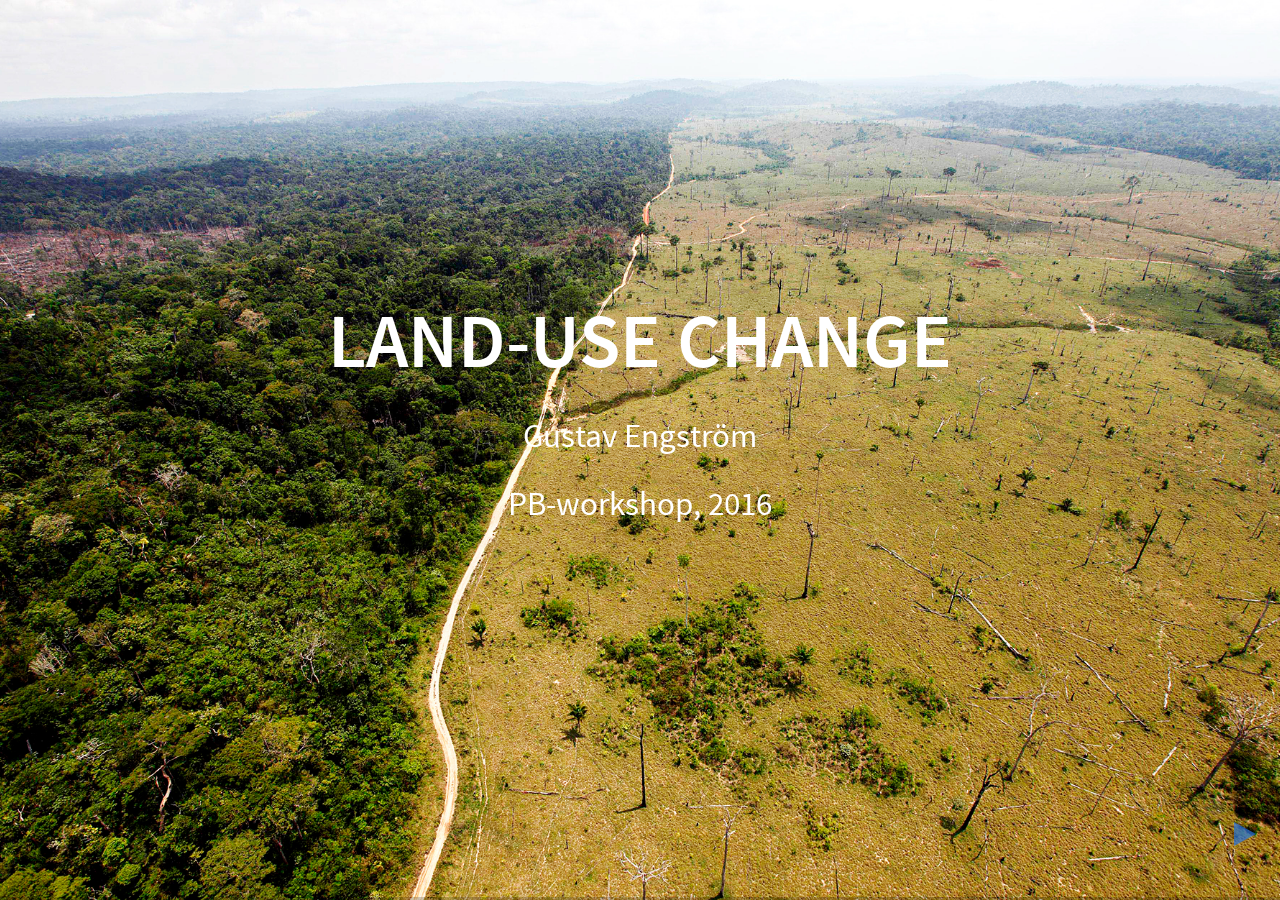
<file: index.html>
<!doctype html>
<html>
	<head>
		<meta charset="utf-8">
            
        <title>Land-use change</title>
        <meta name="description" content="Land-use change for economics researchers">
        <meta name="author" content="Gustav Engström">
        <meta name="apple-mobile-web-app-capable" content="yes">
        <meta name="apple-mobile-web-app-status-bar-style" content="black-translucent">
            
        <meta name="viewport" content="width=device-width, initial-scale=1.0, maximum-scale=1.0, user-scalable=no, minimal-ui">
		<link rel="stylesheet" href="css/reveal.css">

		<!-- Theme used for syntax highlighting of code -->
		<link rel="stylesheet" href="css/theme/whiteGE.css">
            
        <!-- Code syntax highlighting -->
        <!-- Disable >

        <!-->
        
        <!-- Printing and PDF exports -->
        <script>
            var link = document.createElement( 'link' );
            link.rel = 'stylesheet';
            link.type = 'text/css';
            link.href = window.location.search.match( /print-pdf/gi ) ? 'css/print/pdf.css' : 'css/print/paper.css';
            document.getElementsByTagName( 'head' )[0].appendChild( link );
            </script>
        
        <!--Add support for earlier versions of Internet Explorer -->
        <!--[if lt IE 9]>
        <script src="lib/js/html5shiv.js"></script>
        <![endif]-->

		<!-- Printing and PDF exports -->
		<script>
			var link = document.createElement( 'link' );
			link.rel = 'stylesheet';
			link.type = 'text/css';
			link.href = window.location.search.match( /print-pdf/gi ) ? 'css/print/pdf.css' : 'css/print/paper.css';
			document.getElementsByTagName( 'head' )[0].appendChild( link );
		</script>
	</head>
	<body>
		<div class="reveal">
			<div class="slides">

            <!-- Slide contents start here -->

            <!-- My own slide templates -->
            <section id="title" data-transition="fade" data-background="images/landuse.jpg">
                <h2 style="color:white;">
                    Land-use change
                </h2>
                <p style="font-size: 0.7em; color:white;">Gustav Engström</p>
                <p style="font-size: 0.7em; color:white;">PB-workshop, 2016</p>
            </section>
            <section id="title" data-transition="fade">
                <h3 style="color:black;">
                    What is land-use change?
                </h2>
                <img src="images/foley2005.jpg" style="border: none; background: none; box-shadow:none; width:600px;">
                <p style="text-align: left;"><small>Fig. 1. Land-use transitions. Transitions in land-use activities that may be experienced
                within a given region over time. As with demographic and economic transitions, societies
                appear also to follow a sequence of different land-use regimes: from presettlement natural
                vegetation to frontier clearing, then to subsistence agriculture and small-scale farms,
                and finally to intensive agriculture, urban areas, and protected recreational lands (Foley etal 2005). </small></p>
            </section>
            <section>
                    <section id="problem" data-transition="fade">
                    <h3>
                        What is the problem?
                    </h3>
                    <ol class="fragment" data-fragment-index="1">
                        <li>
                            Changes in greenhouse gas emissions from the land (especially CO2) (effects only at global scale)
                        </li>
                        <li>
                            Land-use change often concerns the conversion of forests to croplands (decreases forest ecosystems and services provided).
                        </li>
                        <li>
                            Changes in energy and water balance at land surface (effects at different scales)  </li>
                    </ol>
                    </section>
                    <section id="problem" data-transition="fade-in fade-out">
                        <h4>
                            Land-use and climate change
                        </h4>
                        <img src="images/global-carbon-budget-2014.gif" style="border: none; background: none; box-shadow:none; width:450px;">
                        <img src="images/SourcesandSinks.gif" style="border: none; background: none; box-shadow:none; width:420px;">
                    </section>
            </section>

            <!-- My own slide templates -->
            <section id="" data-transition="slide-in fade-out">
                <h3>
                    Typology of land use and land-use change?
                </h3>
                <h4 style="color:#0052cc;">
                    Two dominant categories
                </h4>
                <ul class="fragment" data-fragment-index="1">
                    <li>
                        <b>Land-use change</b> - conversion of one type of ecosystem to another (e.g. conversion of forest to cropland).
                    </li>
                    <li>
                        <b>Land use</b> - management with no change in land cover  (e.g. harvest of wood).
                    </li>
                </ul>
            </section>
            <!-- My own slide templates -->
            <section id="descrip1" data-transition="fade-in fade-out">
                <h3 style="text-align: left;">
                    Land-use change
                </h3>
                <ul class="fragment" data-fragment-index="1">
                    <li>
                        <b>Croplands</b> - conversion of lands to croplands has been responsible for the largest emissions of carbon from land-use change.
                    </li>
                    <li>
                        <b>Pastures</b> - expansion and contraction of pastures or grazing lands
                    </li>
                </ul>
            </section>
            <section id="model" data-transition="fade">

<div style="position:absolute; top: -60px; left: 140px; width: 300px; height: 80px; text-align: left; font-size: 0.8em;">Land-intensive production</div>
<div style="position:absolute; top: -60px; left: 660px; width: 300px; height: 80px; text-align: left; font-size: 0.8em;">Non land-intensive</div>


<div class="eqbox" style="top: -20px; left: 0px; width: 500px; height: 80px;"><small><b>crops</b><br> $\max p_C H_C(L_C,\Phi, W) - p_L L_C - p_W W - p_{\Phi} \Phi $</small></div>
<div class="eqbox" style="top: 60px;    left: 0px; width: 500px; height: 80px;"><small><b>pasture</b><br> $\max p_G H_G(L_G) - p_L L_G$</small></div>
<div class="eqbox" style="top: 140px;  left: 0px; width: 500px; height: 80px;"><small><b>timber</b><br> $\max p_T H_T(L_T) - p_L L_T$</small></div>
<div class="eqbox" style="top: 220px;  left: 0px; width: 500px; height: 80px;"><small><b>bio-energy</b><br> $\max p_B H_B(L_B) - p_L L_B$</small></div>
<div class="eqbox" style="top: 300px;  left: 0px; width: 500px; height: 80px;"><small><b>market clearing land</b><br> $L = L_C + L_P + L_T + L_B$</small></div>

<div class="eqbox" style="top: -20px; left: 530px; width: 450px;   height: 80px;"><small><b>fertilizers</b><br> $\max p_{\Phi} \Phi (N(X), P) - p_X X - p_P P $</small></div>
<div class="eqbox" style="top: 60px;   left: 530px;  width: 450px;  height: 80px;"><small><b>fossil fuels</b><br> $\max \sum_{t=0}^{\infty} p_{X} X_t, \;\text{s.t.}  \; \sum_{t=0}^{\infty} X_t \leq X_0 $</small></div>
<div class="eqbox" style="top: 140px;  left: 530px;  width: 450px;  height: 80px;"><small><b>phosphorous</b><br> $\max \sum_{t=0}^{\infty} p_{P} P_t, \; \text{s.t.} \; \sum_{t=0}^{\infty} P_t \leq P_0 $</small></div>
<div class="eqbox" style="top: 220px;  left: 530px;  width: 450px;  height: 80px;"><small><b>water</b><br> $\max \sum_{t=0}^{\infty} p_{W} W_t, \; \text{s.t.} \; A_{t+1}  = H_A( A_t) - W_t $</small></div>
<div class="eqbox" style="top: 300px;  left: 530px;   width: 450px; height: 80px;"><small><b>fisheries</b><br> $\max \sum_{t=0}^{\infty} p_{F} F_t, \; \text{s.t.} \; S_{t+1}  = H_S(S_t) - F_t $</small></div>
<div class="eqbox" style="top: 380px;  left: 530px;   width: 450px; height: 80px;"><small><b>energy</b><br> $\max p_E H_E(X, B, R) - p_x X - p_B B -p_R R $</small>
</div>

<div style="position:absolute; top: -20px; left: 1010px; width: 210px; height: 350px; text-align: left; font-size: 0.8em; border-style:solid; border-width:2px;">Definitions<br><small>Bioenergy (B)<br>
                Crops (C)<br> Fishery (harvest) (F)<br> Fishery (stock) (S)<br> Fossil-fuels (X)<br> Nitrogen (N)<br> Phosporous (P)<br> Timber (T) <br> Renewables (R)<br> Fertilizers ($\Phi$)<br>Water (flow) ($W$)<br> Water (reserve) ($A$)<br>
  Production func. ($H_i, \Phi$)<br></small>
                </div>
            </section>

            </div>
            <!-- To end the reconfiguration of an HTML5 <section> element as a slide using CSS. -->
            
        </div>
        <!-- To end the activation of the CSS framework of Reveal.js -->
        
        <!-- Java script commands should be placed at the bottom of an HTML file, to reduce the perceived loading time  -->
        
        <!-- Load head.js, providing a number of utility classses. http://headjs.com/ -->
        <script src="lib/js/head.min.js"></script>
        <!-- Load reveal.js -->
        <script src="js/reveal.js"></script>

        <!-- Import MathJax, to use TeX for mathematic expressions -->
        <script src="https://cdn.mathjax.org/mathjax/latest/MathJax.js?config=TeX-AMS-MML_HTMLorMML"></script>
        <!-- Allow inline math expressions by using $ -->
        <!-- http://tex.stackexchange.com/questions/27633/mathjax-inline-mode-not-rendering -->
        <script type="text/x-mathjax-config">
            MathJax.Hub.Config({
                               tex2jax: {
                               inlineMath: [ ['$','$'], ["\\(","\\)"] ],
                               processEscapes: true
                               }
                               });
        </script>

    <script>
    // Set the options for Reveal.js
    // Full list of configuration options available at:
    // https://github.com/hakimel/reveal.js#configuration
    Reveal.initialize({
                      controls: true, // Disable the navigation arrows on bottom right
                      progress: true,
                      history: true,
                      center: true,
                      rollingLinks: false, // Disable the default rolling links
                      
                      transition: 'slide', // Choose from: none/fade/slide/convex/concave/zoom
                      width: '70%',
                      height: '80%',
                      // Optional reveal.js plugins
                      dependencies: [
                                     { src: 'lib/js/classList.js', condition: function() { return !document.body.classList; } },
                                     { src: 'plugin/markdown/marked.js', condition: function() { return !!document.querySelector( '[data-markdown]' ); } },
                                     { src: 'plugin/markdown/markdown.js', condition: function() { return !!document.querySelector( '[data-markdown]' ); } },
                                     { src: 'plugin/highlight/highlight.js', async: true, callback: function() { hljs.initHighlightingOnLoad(); } },
                                     { src: 'plugin/zoom-js/zoom.js', async: true },
                                     { src: 'plugin/notes/notes.js', async: true }
                                     ]
                      });
                      
    </script>
	</body>
</html>
</file>
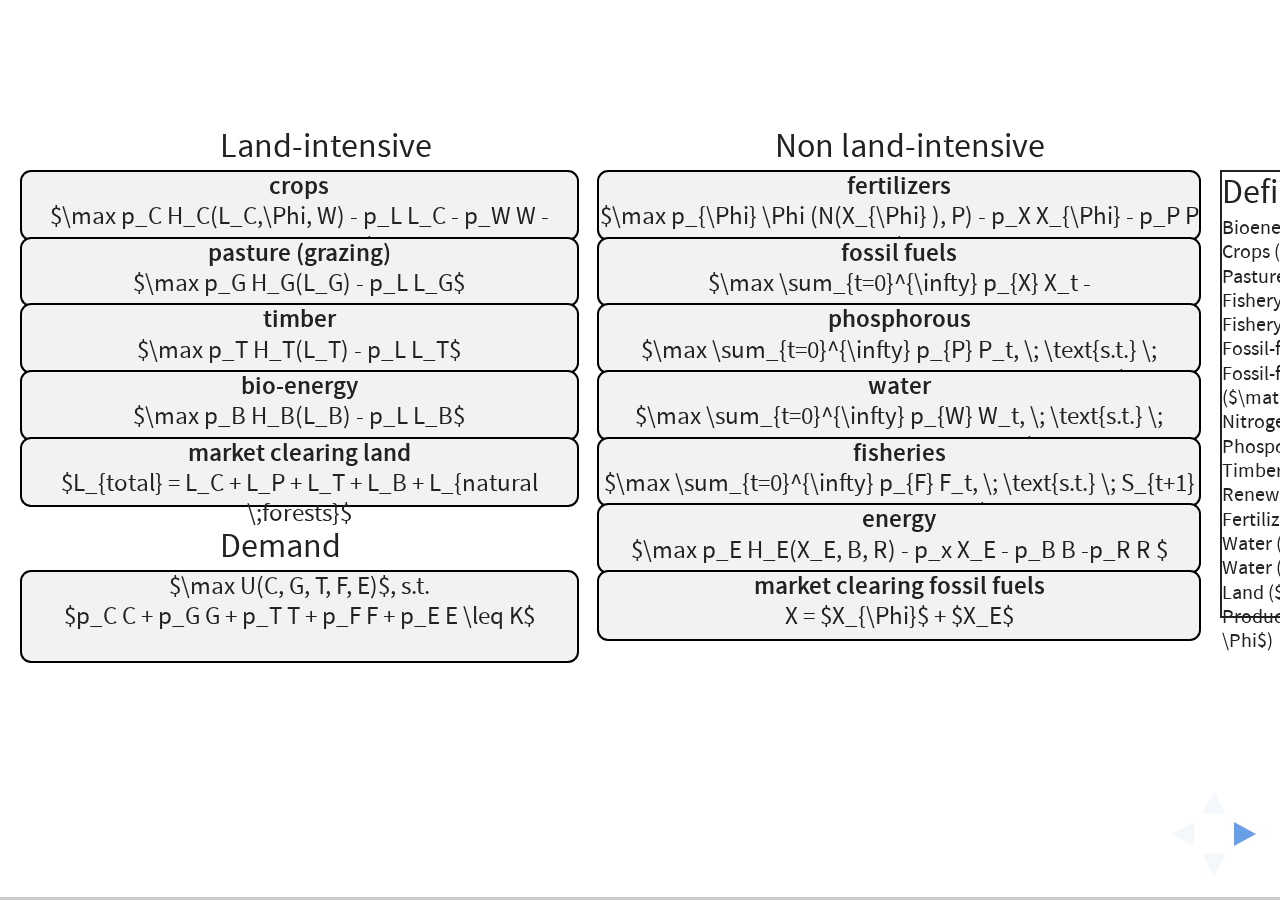
<file: model_framework.html>
<!doctype html>
<html>
	<head>
		<meta charset="utf-8">
            
        <title>Model framework for policy analysis</title>
        <meta name="description" content="Model framework for policy analysis">
        <meta name="author" content="Gustav Engström">
        <meta name="apple-mobile-web-app-capable" content="yes">
        <meta name="apple-mobile-web-app-status-bar-style" content="black-translucent">
            
        <meta name="viewport" content="width=device-width, initial-scale=1.0, maximum-scale=1.0, user-scalable=no, minimal-ui">
		<link rel="stylesheet" href="css/reveal.css">

		<!-- Theme used for syntax highlighting of code -->
		<link rel="stylesheet" href="css/theme/whiteGE.css">
            
        <!-- Code syntax highlighting -->
        <!-- Disable >

        <!-->
        
        <!-- Printing and PDF exports -->
        <script>
            var link = document.createElement( 'link' );
            link.rel = 'stylesheet';
            link.type = 'text/css';
            link.href = window.location.search.match( /print-pdf/gi ) ? 'css/print/pdf.css' : 'css/print/paper.css';
            document.getElementsByTagName( 'head' )[0].appendChild( link );
            </script>
        
        <!--Add support for earlier versions of Internet Explorer -->
        <!--[if lt IE 9]>
        <script src="lib/js/html5shiv.js"></script>
        <![endif]-->

		<!-- Printing and PDF exports -->
		<script>
			var link = document.createElement( 'link' );
			link.rel = 'stylesheet';
			link.type = 'text/css';
			link.href = window.location.search.match( /print-pdf/gi ) ? 'css/print/pdf.css' : 'css/print/paper.css';
			document.getElementsByTagName( 'head' )[0].appendChild( link );
		</script>
	</head>
	<body>
		<div class="reveal">
			<div class="slides">

            <!-- Slide contents start here -->


            <section id="model" data-transition="fade">

<div style="position:absolute; top: -60px; left: 140px; width: 300px; height: 80px; text-align: left; font-size: 0.8em;">Land-intensive production</div>
<div style="position:absolute; top: -60px; left: 640px; width: 300px; height: 80px; text-align: left; font-size: 0.8em;">Non land-intensive</div>


<div class="landbox" style="top: -20px; width: 500px; height: 60px;"><small><b>crops</b><br> $\max p_C H_C(L_C,\Phi, W) - p_L L_C - p_W W - p_{\Phi} \Phi $</small></div>
<div class="landbox" style="top: 40px;  width: 500px; height: 60px;"><small><b>pasture (grazing)</b><br> $\max p_G H_G(L_G) - p_L L_G$</small></div>
<div class="landbox" style="top: 100px;  width: 500px; height: 60px;"><small><b>timber</b><br> $\max p_T H_T(L_T) - p_L L_T$</small></div>
<div class="landbox" style="top: 160px;  width: 500px; height: 60px;"><small><b>bio-energy</b><br> $\max p_B H_B(L_B) - p_L L_B$</small></div>
<div class="landbox" style="top: 220px;  width: 500px; height: 60px;"><small><b>market clearing land</b><br> $L_{total} = L_C + L_P + L_T + L_B + L_{natural \;forests}$</small></div>

<div class="nonlandbox" style="top: -20px; width: 540px;   height: 60px;"><small><b>fertilizers</b><br> $\max p_{\Phi} \Phi (N(X_{\Phi} ), P) - p_X X_{\Phi} - p_P P $</small></div>
<div class="nonlandbox" style="top: 40px; width: 540px;   height: 60px;"><small><b>fossil fuels</b><br> $\max \sum_{t=0}^{\infty} p_{X} X_t - D(X_t,\mathbb{X}_t), \;\text{s.t.}  \; \sum_{t=0}^{\infty} X_t \leq \mathbb{X}_0$</small></div>
<div class="nonlandbox" style="top: 100px;  width: 540px;  height: 60px;"><small><b>phosphorous</b><br> $\max \sum_{t=0}^{\infty} p_{P} P_t, \; \text{s.t.} \; \sum_{t=0}^{\infty} P_t \leq \mathbb{P}_0 $</small></div>
<div class="nonlandbox" style="top: 160px;  width: 540px;  height: 60px;"><small><b>water</b><br> $\max \sum_{t=0}^{\infty} p_{W} W_t, \; \text{s.t.} \; A_{t+1}  = H_A( A_t) - W_t $</small></div>
<div class="nonlandbox" style="top: 220px;  width: 540px; height: 60px;"><small><b>fisheries</b><br> $\max \sum_{t=0}^{\infty} p_{F} F_t, \; \text{s.t.} \; S_{t+1}  = H_S(S_t) - F_t $</small></div>
<div class="nonlandbox" style="top: 280px;  width: 540px; height: 60px;"><small><b>energy</b><br> $\max p_E H_E(X_E, B, R) - p_x X_E - p_B B -p_R R $</small></div>
<div class="nonlandbox" style="top: 340px;  width: 540px; height: 60px;"><small><b>market clearing fossil fuels</b><br>  X = $X_{\Phi}$ + $X_E$ </small></div>

<div style="position:absolute; top: 300px; left: 140px; width: 300px; height: 80px; text-align: left; font-size: 0.8em;">Demand</div>
<div class="landbox" style="top: 340px;  width: 500px; height: 80px;"><small>$\max U(C, G, T,  F, E)$, s.t.  <br>$p_C C + p_G G + p_T T + p_F F + p_E E \leq K$</small></div>


<div style="position:absolute; top: -20px; left: 1040px; width: 210px; height: 400px; text-align: left; font-size: 0.8em; border-style:solid; border-width:2px;">Definitions<br><small>Bioenergy (B)<br>
    Crops (C)<br> Pasture (G)<br> Fishery (harvest) (F)<br> Fishery (stock) (S)<br> Fossil-fuels (X)<br> Fossil-fuel stock ($\mathbb{X}$)<br> Nitrogen (N)<br> Phosporous (P)<br> Timber (T) <br> Renewables (R)<br> Fertilizers ($\Phi$)<br>Water (flow) ($W$)<br> Water (reserve) ($A$)<br> Land ($L$)<br> Production func. ($H_i, \Phi$)<br></small>
    </div>


            </section>
            
            
            <section id="model" data-transition="fade">
                <h4>Question: Implications of a global tax on fossil fuels?</h4>
                <p style="text-align: left;">1. This will raise the gross price of fossil fuels  ( $p_X \uparrow$ )</p>
                <p style="text-align: left;">2. Impacts on the fertilizer and energy sector => $p_{\Phi}\uparrow$ and $p_B \uparrow$.</p>
                <p style="text-align: left;">3. Size of effect will depend upon relative substitutability of fossil fuels in production of fertilizers and energy.  </p>
                <p style="text-align: left;">4. $p_{\Phi}\uparrow$ and $p_B \uparrow$ drive up production costs for crop and biofuels sectors. </p>

                <p style="text-align: left;"><b>Conclusion</b>: There is reason to believe that this would raise the demand of land and increase pressure on deforestation and may increase pressure on the planetary boundary for water... </p>
            </section>
            
            <section id="model" data-transition="fade">
                <h4>Question: REDD policies - allocating land to forests: the implications for CO2 emissions?</h4>

                    <p style="text-align: left;">1. Land for crops and pasture are positive in demand =>   $p_L \uparrow$ </p>
                    <p style="text-align: left;">2. Effects land-intensive sectors => $p_T \uparrow$, $p_B \uparrow$, $p_G \uparrow$. </p>
                    <p style="text-align: left;">3. For crops $p_C \uparrow$ but also water $W \uparrow$ and fertilizers $\Phi \uparrow$.</p>
                    <p style="text-align: left;">4. Fertilizers $\Phi \uparrow$ and bio-energy prices $p_B \uparrow$ => fossil-fuels $X \uparrow$   </p>
         

                <p style="text-align: left;"><b>Conclusion</b>: Restricting land on behalf of forests may raise demand for fossil-fuels, and put pressure
                on the planetary boundaries for water and N and P</p>
            </section>
            
            <section id="model" data-transition="fade">
            <h4>Water regulators often imposes price caps on water...</h4>
            
            <p style="text-align: left;">1. Raises demand for water above efficient levels => pressure on PB for water.</p>
            <p style="text-align: left;">2. This may initially put a downward pressure on fertilizer and land-use while raising crop production and lowering food prices. </p>
            <p style="text-align: left;">3. However, in the long-run water shortage will reverses this process. </p>
            
            
            <p style="text-align: left;"><b>Conclusion</b>: In the short run excessive demand is beneficial for all planetary boundaries with exception of water. In the long-run water shortage will however reverse the process...</p>
            </section>
            
            <section id="model" data-transition="fade">
                <h4>Phosphorous as a finite resource</h4>
                
                <p style="text-align: left;">1. As phosphorous stocks start to become increasingly depleted => $p_{\Phi}\uparrow$</p>
                <p style="text-align: left;">2. This will likely increase the demand for land for agriculture. </p>
                <p style="text-align: left;">3. Increase in CO2 emissions from land-use.</p>
                
                
                <p style="text-align: left;"><b>Conclusion</b>: There is reason to believe that this would raise the demand of land and increase pressure on deforestation and may increase pressure on the planetary boundary for water... </p>
            </section>

            </div>
            <!-- To end the reconfiguration of an HTML5 <section> element as a slide using CSS. -->
            
        </div>
        <!-- To end the activation of the CSS framework of Reveal.js -->
        
        <!-- Java script commands should be placed at the bottom of an HTML file, to reduce the perceived loading time  -->
        
        <!-- Load head.js, providing a number of utility classses. http://headjs.com/ -->
        <script src="lib/js/head.min.js"></script>
        <!-- Load reveal.js -->
        <script src="js/reveal.js"></script>

        <!-- Import MathJax, to use TeX for mathematic expressions -->
        <script src="https://cdn.mathjax.org/mathjax/latest/MathJax.js?config=TeX-AMS-MML_HTMLorMML"></script>
        <!-- Allow inline math expressions by using $ -->
        <!-- http://tex.stackexchange.com/questions/27633/mathjax-inline-mode-not-rendering -->
        <script type="text/x-mathjax-config">
            MathJax.Hub.Config({
                               tex2jax: {
                               inlineMath: [ ['$','$'], ["\\(","\\)"] ],
                               processEscapes: true
                               }
                               });
        </script>

    <script>
    // Set the options for Reveal.js
    // Full list of configuration options available at:
    // https://github.com/hakimel/reveal.js#configuration
    Reveal.initialize({
                      controls: true, // Disable the navigation arrows on bottom right
                      progress: true,
                      history: true,
                      center: true,
                      rollingLinks: false, // Disable the default rolling links
                      
                      transition: 'slide', // Choose from: none/fade/slide/convex/concave/zoom
                      width: '90%',
                      height: '90%',
                      // Optional reveal.js plugins
                      dependencies: [
                                     { src: 'lib/js/classList.js', condition: function() { return !document.body.classList; } },
                                     { src: 'plugin/markdown/marked.js', condition: function() { return !!document.querySelector( '[data-markdown]' ); } },
                                     { src: 'plugin/markdown/markdown.js', condition: function() { return !!document.querySelector( '[data-markdown]' ); } },
                                     { src: 'plugin/highlight/highlight.js', async: true, callback: function() { hljs.initHighlightingOnLoad(); } },
                                     { src: 'plugin/zoom-js/zoom.js', async: true },
                                     { src: 'plugin/notes/notes.js', async: true }
                                     ]
                      });
                      
    </script>
	</body>
</html>
</file>
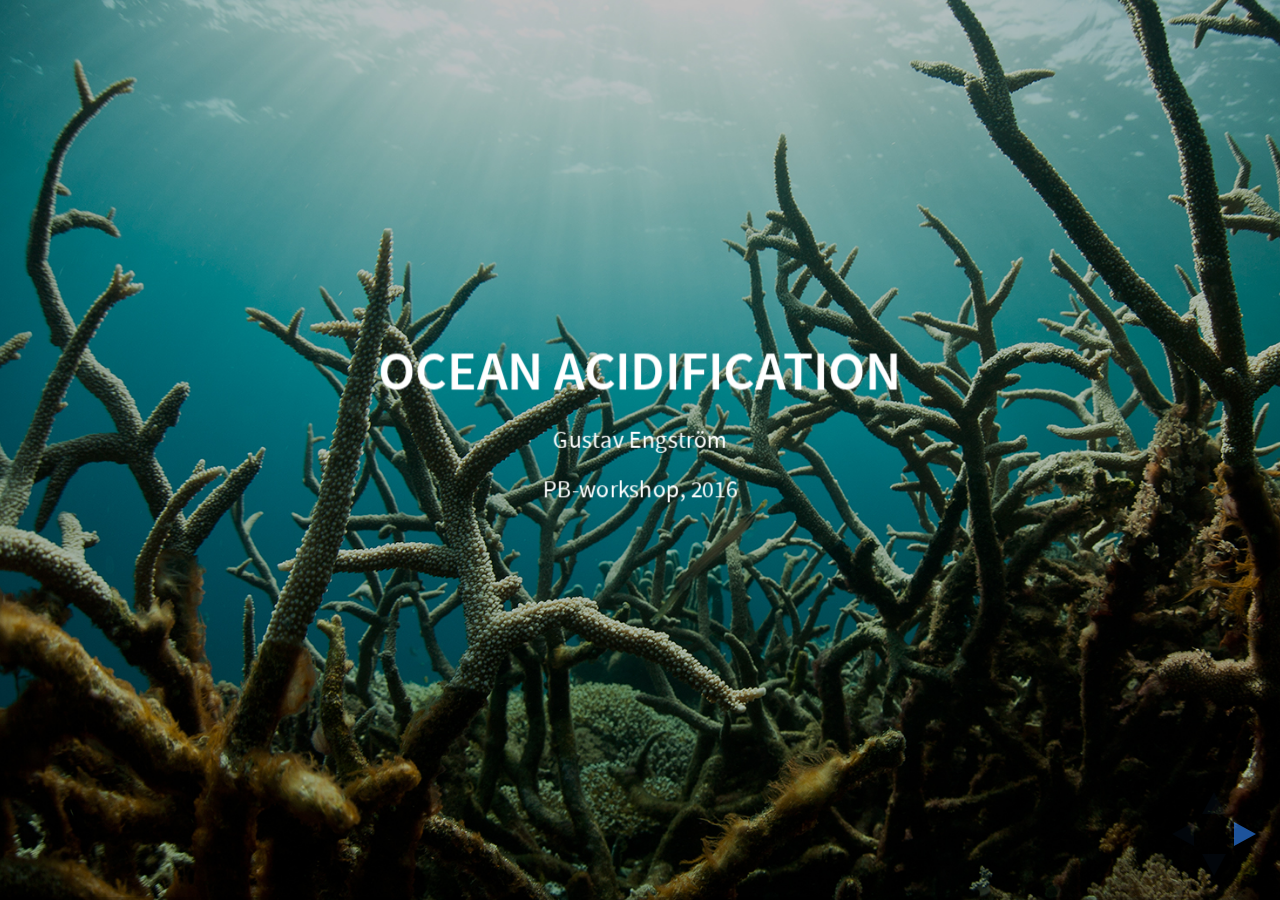
<file: ocean_acidification.html>
<!doctype html>
<html>
	<head>
		<meta charset="utf-8">
            
        <title>Land-use change</title>
        <meta name="description" content="Land-use change for economics researchers">
        <meta name="author" content="Gustav Engström">
        <meta name="apple-mobile-web-app-capable" content="yes">
        <meta name="apple-mobile-web-app-status-bar-style" content="black-translucent">
            
        <meta name="viewport" content="width=device-width, initial-scale=1.0, maximum-scale=1.0, user-scalable=no, minimal-ui">
		<link rel="stylesheet" href="css/reveal.css">

		<!-- Theme used for syntax highlighting of code -->
		<link rel="stylesheet" href="css/theme/whiteGE.css">
            
        <!-- Code syntax highlighting -->
        <!-- Disable >

        <!-->
        
        <!-- Printing and PDF exports -->
        <script>
            var link = document.createElement( 'link' );
            link.rel = 'stylesheet';
            link.type = 'text/css';
            link.href = window.location.search.match( /print-pdf/gi ) ? 'css/print/pdf.css' : 'css/print/paper.css';
            document.getElementsByTagName( 'head' )[0].appendChild( link );
            </script>
        
        <!--Add support for earlier versions of Internet Explorer -->
        <!--[if lt IE 9]>
        <script src="lib/js/html5shiv.js"></script>
        <![endif]-->

		<!-- Printing and PDF exports -->
		<script>
			var link = document.createElement( 'link' );
			link.rel = 'stylesheet';
			link.type = 'text/css';
			link.href = window.location.search.match( /print-pdf/gi ) ? 'css/print/pdf.css' : 'css/print/paper.css';
			document.getElementsByTagName( 'head' )[0].appendChild( link );
		</script>
	</head>
	<body>
		<div class="reveal">
			<div class="slides">

            <!-- Slide contents start here -->

            <!-- My own slide templates -->
            <section id="title" data-transition="fade" data-background="images/stock-coral-bleached-ocean.jpg">
                <h2 style="color:white;">
                    Ocean acidification
                </h2>
                <p style="font-size: 0.7em; color:white;">Gustav Engström</p>
                <p style="font-size: 0.7em; color:white;">PB-workshop, 2016</p>
            </section>
            <section id="title" data-transition="fade">
                <h3 style="color:black;">
                    What is ocean acidification?
                </h3>
                <p>
                <q>"A reduction in the pH of the ocean over an extended period, typically decades or longer, which is caused primarily by uptake of carbon dioxide (CO2) from the atmosphere, but can also be caused by other chemical additions or subtractions from the ocean."</q> - IPCC </p>
                <!-- <p>“Acidity” is the concentration of hydrogen ions (H+) in a liquid, and pH is the scale on which this concentration is generally measured.</p> -->
            </section>
            <section id="title" data-transition="fade">
                <h3 style="color:black;">
                    Current state and future projections...
                </h3>
                <table>
                    <tr>
                        <td style="width: 60%; vertical-align: top;">- Average global surface ocean pH has fallen from a pre-industrial value of 8.21 to 8.10, corresponding to an increase in acidity of 28.8%. <br>
                            - Values of 7.8–7.9 are expected by 2100. <br>
                            - Current rates are 10 times faster than any time during the last 55 milj. years.                   </td>
                        <td><img src="images/ph_scale.jpg" width="400"></td>
                    </tr>
                </table>
            </section>
            
            <section>
                    <section id="problem" data-transition="fade">
                    <h3>
                        What is the problem?
                    </h3>
                    <ol style="width: 90%;">
                        <li class="fragment" data-fragment-index="1">
                            Many marine organisms are very sensitive to changes in ocean CO2 chemistry—especially those biota that use carbonate ions dissolved in the seawater to form protective calcium carbonate shells or skeletal structures.
                        </li>
                        <li class="fragment" data-fragment-index="2">
                            As ocean acidity increases, its capacity to absorb CO2 from the atmosphere decreases. This decreases the ocean’s role in moderating climate change.
                        </li>
                    </ol>
                    </section>

                    <section id="problem" data-transition="fade">
                        <img src="images/ocean_chemistry.jpg" style="width: 850px; padding: 0px; margin-top: 50px; margin-bottom: 0px;">
                        <small style="text-align: left; position:absolute; top: 65px; left: 1120px; width: 220px;">Excess carbon dioxide enters the ocean and reacts with water to form carbonic acid, which decreases ocean pH, and lowers carbonate ion concentrations. Organisms such as corals, clams, oysters, and some plankton use carbonate ions to create their shells and skeletons. </small>
                    </section>
            </section>



            <section>
                <!--
                <section id="state" data-transition="slide-in fade-out">
                    <h3>
                        Current state and future projections...
                    </h3>
                    <p style="text-align: left;">Since pre-industrial times, the pH of the oceans has dropped from an average of 8.2 to 8.1 today.</p>
                    <p style="text-align: left;">Projections of climate change estimate that by the year 2100, this number will drop further, to around 7.8 — significantly lower than any levels seen in open ocean marine communities today.</p>
                </section>
                 -->
                <section id="state" data-transition="slide-in fade-out">
                    <img src="images/oa1.png" style="width: 600px; padding: 0px; margin-top: 50px; margin-bottom: 0px; border-width: 1px; position:relative; top: -100px; left: 0px;">
                    <img src="images/oa2.png" style="width: 600px; padding: 0px; margin-top: 50px; margin-bottom: 0px; border-width: 1px; position: relative; top: -100px; left: 0px;">
                </section>
                
                <section id="state" data-transition="slide-in fade-out">
                    <img src="images/oa_impacts.png" style="position: relative; top:-90px; width: 670px;">
                </section>
                <section id="state" data-transition="slide-in fade-out">
                    <h3>
                        IGBP (2013) assessment of impact knowledge
                    </h3>
                    <ul>
                        <li> Molluscs (such as mussels, marine snails and oysters) are one of the groups most sensitive to ocean acidification.   [HIGH CONFIDENCE] </li>
                        <li>Marine snails are already dissolving.  [MEDIUM CONFIDENCE] </li>
                        <li>If CO2 emissions continue on the current trajectory, coral reef erosion is likely to outpace reef building sometime this century [HIGH CONFIDENCE]</li>
                        <li> Some sea grass and phytoplankton species may benefit from ocean acidification [HIGH CONFIDENCE] </li>
                        <li>The combination of ocean acidification and increased temperatures negatively affects many organisms [HIGH CONFIDENCE]</li>
                    </ul>
                </section>
            </section>






            <section>
                <section id="pb" data-transition="slide-in fade-out">
                    <h3 style="text-align: left;">
                        Planetary boundary...
                    </h3>
                    <p style="text-align: left;"> The saturation state of aragonite ($\Omega$), is a common measurement of ocean acidification.
                        Currently,  the saturation state of aragonite is approximately equal to 84% of the preindustrial level.
                    </p>
                    <p style="text-align: left;">
                    The planetary boundary is set to 80% of the preindustrial level in both the 2009 and the 2015 paper.
                    </p>
                </section>
            </section>
            
            <section>
                <section id="policy" data-transition="slide-in fade-out">
                    <h3 style="text-align: left;">
                        Policies...
                    </h3>
                    <p style="text-align: left;">Ocean acidification can only be mitigated by reducing atmospheric CO2.
                    </p>
                </section>
            </section>
            <section>
                <section id="policy" data-transition="slide-in fade-out">
                    <h3 style="text-align: center;">
                        Available data - <a href="https://www.nodc.noaa.gov/oceanacidification/">NOAA</a>
                    </h3>
                    <iframe src="https://www.nodc.noaa.gov/oceanacidification/" width="1000" height="700">
                    </iframe>
                </section>
            </section>
            
            </div>
            <!-- To end the reconfiguration of an HTML5 <section> element as a slide using CSS. -->
            
        </div>
        <!-- To end the activation of the CSS framework of Reveal.js -->
        
        <!-- Java script commands should be placed at the bottom of an HTML file, to reduce the perceived loading time  -->
        
        <!-- Load head.js, providing a number of utility classses. http://headjs.com/ -->
        <script src="lib/js/head.min.js"></script>
        <!-- Load reveal.js -->
        <script src="js/reveal.js"></script>

        <!-- Import MathJax, to use TeX for mathematic expressions -->
        <script src="https://cdn.mathjax.org/mathjax/latest/MathJax.js?config=TeX-AMS-MML_HTMLorMML"></script>
        <!-- Allow inline math expressions by using $ -->
        <!-- http://tex.stackexchange.com/questions/27633/mathjax-inline-mode-not-rendering -->
        <script type="text/x-mathjax-config">
            MathJax.Hub.Config({
                               tex2jax: {
                               inlineMath: [ ['$','$'], ["\\(","\\)"] ],
                               processEscapes: true
                               }
                               });
        </script>

    <script>
    // Set the options for Reveal.js
    // Full list of configuration options available at:
    // https://github.com/hakimel/reveal.js#configuration
    Reveal.initialize({
                      controls: true, // Disable the navigation arrows on bottom right
                      progress: true,
                      history: true,
                      center: true,
                      rollingLinks: false, // Disable the default rolling links
                      
                      transition: 'slide', // Choose from: none/fade/slide/convex/concave/zoom
                      width: 1280,
                      height: 800,
                      
                      // Optional reveal.js plugins
                      dependencies: [
                                     { src: 'lib/js/classList.js', condition: function() { return !document.body.classList; } },
                                     { src: 'plugin/markdown/marked.js', condition: function() { return !!document.querySelector( '[data-markdown]' ); } },
                                     { src: 'plugin/markdown/markdown.js', condition: function() { return !!document.querySelector( '[data-markdown]' ); } },
                                     { src: 'plugin/highlight/highlight.js', async: true, callback: function() { hljs.initHighlightingOnLoad(); } },
                                     { src: 'plugin/zoom-js/zoom.js', async: true },
                                     { src: 'plugin/notes/notes.js', async: true }
                                     ]
                      });
                      
    </script>
	</body>
</html>
</file>
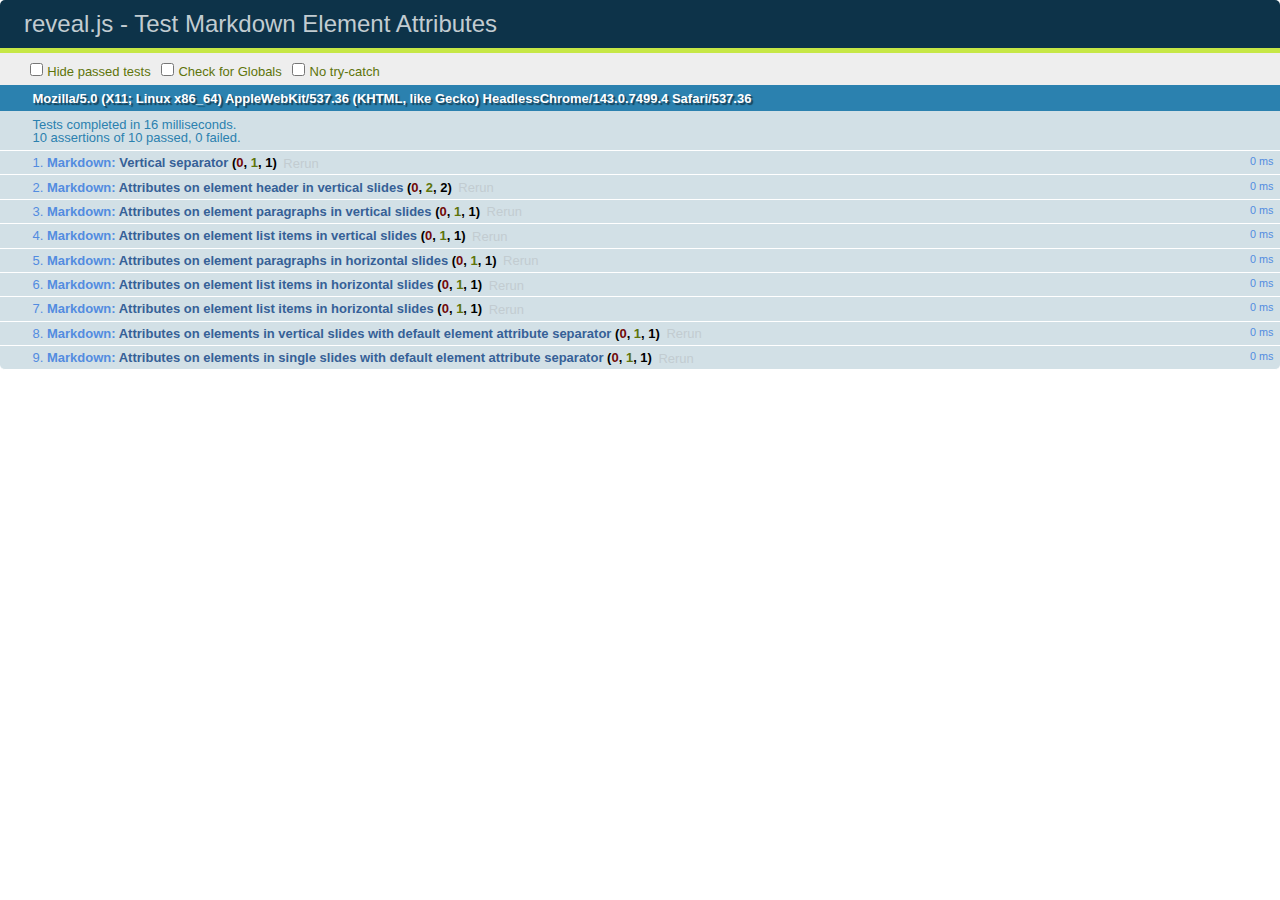
<file: test/test-markdown-element-attributes.html>
<!doctype html>
<html lang="en">

	<head>
		<meta charset="utf-8">

		<title>reveal.js - Test Markdown Element Attributes</title>

		<link rel="stylesheet" href="../css/reveal.css">
		<link rel="stylesheet" href="qunit-1.12.0.css">
	</head>

	<body style="overflow: auto;">

		<div id="qunit"></div>
		<div id="qunit-fixture"></div>

		<div class="reveal" style="display: none;">

			<div class="slides">

				<!-- <section data-markdown="example.md" data-separator="^\n\n\n" data-separator-vertical="^\n\n"></section> -->

				<!-- Slides are separated by newline + three dashes + newline, vertical slides identical but two dashes -->
				<section data-markdown data-separator="^\n---\n$" data-separator-vertical="^\n--\n$" data-element-attributes="{_\s*?([^}]+?)}">>
					<script type="text/template">
						## Slide 1.1
						<!-- {_class="fragment fade-out" data-fragment-index="1"} -->

						--

						## Slide 1.2
						<!-- {_class="fragment shrink"} -->

						Paragraph 1
						<!-- {_class="fragment grow"} -->

						Paragraph 2
						<!-- {_class="fragment grow"} -->

						- list item 1 <!-- {_class="fragment grow"} -->
						- list item 2 <!-- {_class="fragment grow"} -->
						- list item 3 <!-- {_class="fragment grow"} -->


						---

						## Slide 2


						Paragraph 1.2  
						multi-line <!-- {_class="fragment highlight-red"} -->

						Paragraph 2.2 <!-- {_class="fragment highlight-red"} -->

						Paragraph 2.3 <!-- {_class="fragment highlight-red"} -->

						Paragraph 2.4 <!-- {_class="fragment highlight-red"} -->

						- list item 1 <!-- {_class="fragment highlight-green"} -->
						- list item 2<!-- {_class="fragment highlight-green"} -->
						- list item 3<!-- {_class="fragment highlight-green"} -->
						- list item 4
						<!-- {_class="fragment highlight-green"} -->
						- list item 5<!-- {_class="fragment highlight-green"} -->

						Test

						![Example Picture](examples/assets/image2.png)
						<!-- {_class="reveal stretch"} -->

					</script>
				</section>



				<section 	data-markdown data-separator="^\n\n\n"
									data-separator-vertical="^\n\n"
									data-separator-notes="^Note:"
									data-charset="utf-8">
					<script type="text/template">
						# Test attributes in Markdown with default separator
						## Slide 1 Def <!-- .element: class="fragment highlight-red" data-fragment-index="1" -->


						## Slide 2 Def
						<!-- .element: class="fragment highlight-red" -->

					</script>
				</section>

				<section data-markdown>
				  <script type="text/template">
					## Hello world
					A paragraph
					<!-- .element: class="fragment highlight-blue" -->
				  </script>
				</section>

				<section data-markdown>
				  <script type="text/template">
					## Hello world

					Multiple  
					Line
					<!-- .element: class="fragment highlight-blue" -->
				  </script>
				</section>

				<section data-markdown>
				  <script type="text/template">
					## Hello world

					Test<!-- .element: class="fragment highlight-blue" -->

					More Test
				  </script>
				</section>


			</div>

		</div>

		<script src="../lib/js/head.min.js"></script>
		<script src="../js/reveal.js"></script>
		<script src="../plugin/markdown/marked.js"></script>
		<script src="../plugin/markdown/markdown.js"></script>
		<script src="qunit-1.12.0.js"></script>

		<script src="test-markdown-element-attributes.js"></script>

	</body>
</html>
</file>
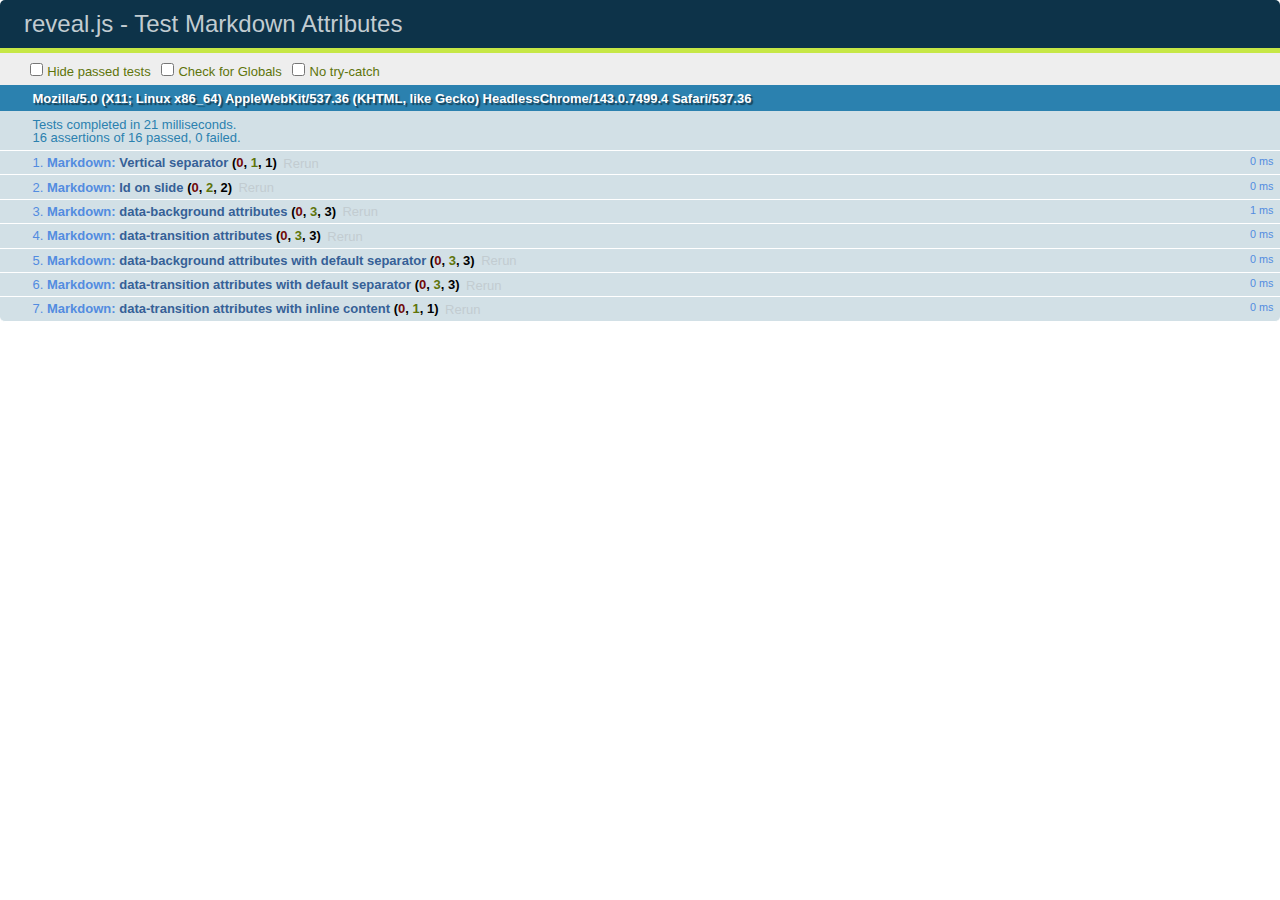
<file: test/test-markdown-slide-attributes.html>
<!doctype html>
<html lang="en">

	<head>
		<meta charset="utf-8">

		<title>reveal.js - Test Markdown Attributes</title>

		<link rel="stylesheet" href="../css/reveal.css">
		<link rel="stylesheet" href="qunit-1.12.0.css">
	</head>

	<body style="overflow: auto;">

		<div id="qunit"></div>
		<div id="qunit-fixture"></div>

		<div class="reveal" style="display: none;">

			<div class="slides">

				<!-- <section data-markdown="example.md" data-separator="^\n\n\n" data-separator-vertical="^\n\n"></section> -->

				<!-- Slides are separated by three lines, vertical slides by two lines, attributes are one any line starting with (spaces and) two dashes -->
				<section 	data-markdown data-separator="^\n\n\n"
									data-separator-vertical="^\n\n"
									data-separator-notes="^Note:"
									data-attributes="--\s(.*?)$"
									data-charset="utf-8">
					<script type="text/template">
						# Test attributes in Markdown
						## Slide 1



						## Slide 2
						<!-- -- id="slide2" data-transition="zoom" data-background="#A0C66B" -->


						## Slide 2.1
						<!-- -- data-background="#ff0000" data-transition="fade" -->


						## Slide 2.2
						[Link to Slide2](#/slide2)



						## Slide 3
						<!-- -- data-transition="zoom" data-background="#C6916B" -->



						## Slide 4
					</script>
				</section>

				<section 	data-markdown data-separator="^\n\n\n"
									data-separator-vertical="^\n\n"
									data-separator-notes="^Note:"
									data-charset="utf-8">
					<script type="text/template">
						# Test attributes in Markdown with default separator
						## Slide 1 Def



						## Slide 2 Def
						<!-- .slide: id="slide2def" data-transition="concave" data-background="#A7C66B" -->


						## Slide 2.1 Def
						<!-- .slide: data-background="#f70000" data-transition="page" -->


						## Slide 2.2 Def
						[Link to Slide2](#/slide2def)



						## Slide 3 Def
						<!-- .slide: data-transition="concave" data-background="#C7916B" -->



						## Slide 4
					</script>
				</section>

				<section data-markdown>
					<script type="text/template">
						<!-- .slide: data-background="#ff0000" -->
						## Hello world
					</script>
				</section>

				<section data-markdown>
					<script type="text/template">
						## Hello world
						<!-- .slide: data-background="#ff0000" -->
					</script>
				</section>

				<section data-markdown>
					<script type="text/template">
						## Hello world

						Test
						<!-- .slide: data-background="#ff0000" -->

						More Test
					</script>
				</section>

			</div>

		</div>

		<script src="../lib/js/head.min.js"></script>
		<script src="../js/reveal.js"></script>
		<script src="../plugin/markdown/marked.js"></script>
		<script src="../plugin/markdown/markdown.js"></script>
		<script src="qunit-1.12.0.js"></script>

		<script src="test-markdown-slide-attributes.js"></script>

	</body>
</html>
</file>
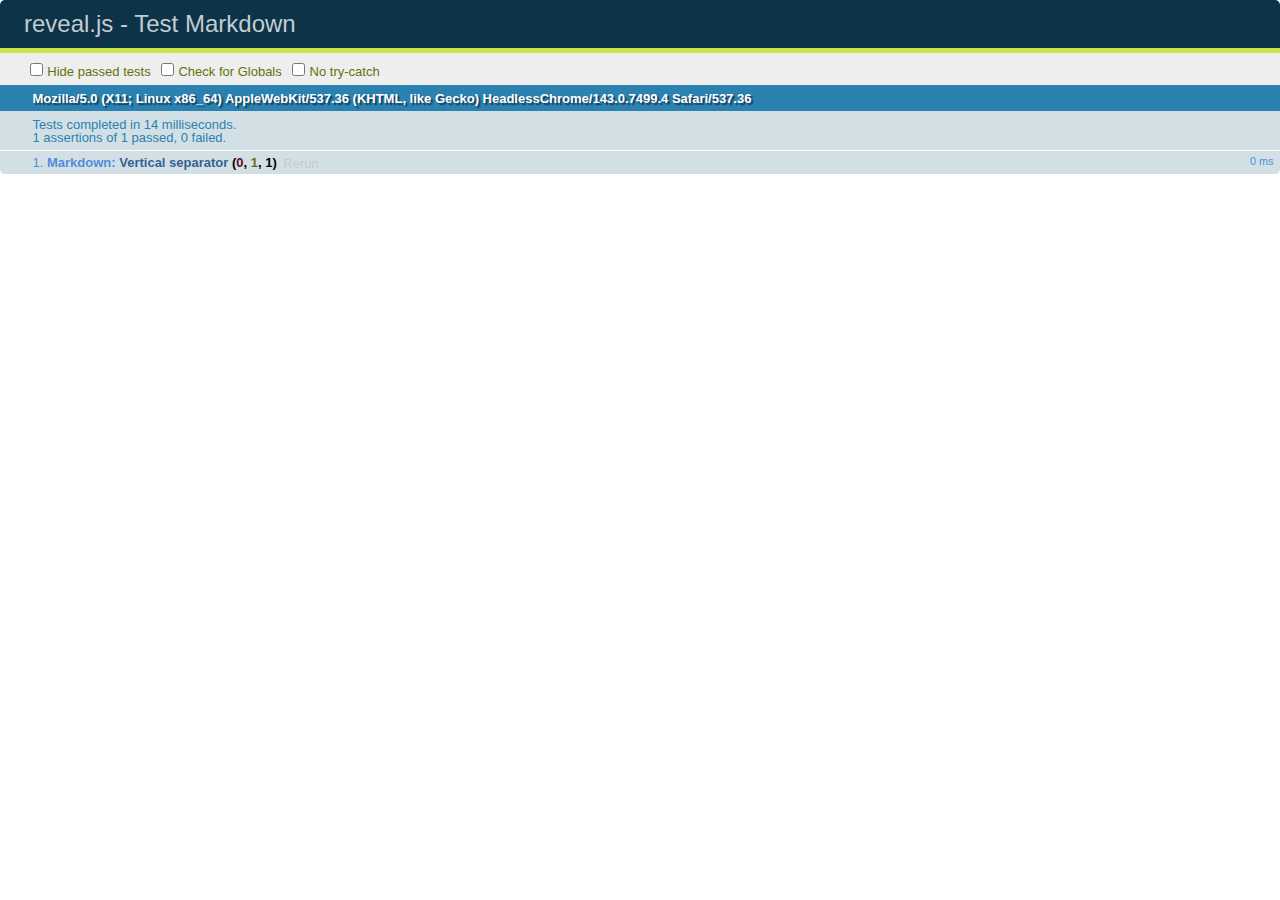
<file: test/test-markdown.html>
<!doctype html>
<html lang="en">

	<head>
		<meta charset="utf-8">

		<title>reveal.js - Test Markdown</title>

		<link rel="stylesheet" href="../css/reveal.css">
		<link rel="stylesheet" href="qunit-1.12.0.css">
	</head>

	<body style="overflow: auto;">

		<div id="qunit"></div>
  		<div id="qunit-fixture"></div>

		<div class="reveal" style="display: none;">

			<div class="slides">

				<!-- <section data-markdown="example.md" data-separator="^\n\n\n" data-separator-vertical="^\n\n"></section> -->

				<!-- Slides are separated by newline + three dashes + newline, vertical slides identical but two dashes -->
				<section data-markdown data-separator="^\n---\n$" data-separator-vertical="^\n--\n$">
					<script type="text/template">
						## Slide 1.1

						--

						## Slide 1.2

						---

						## Slide 2
					</script>
				</section>

			</div>

		</div>

		<script src="../lib/js/head.min.js"></script>
		<script src="../js/reveal.js"></script>
		<script src="../plugin/markdown/marked.js"></script>
		<script src="../plugin/markdown/markdown.js"></script>
		<script src="qunit-1.12.0.js"></script>

		<script src="test-markdown.js"></script>

	</body>
</html>
</file>
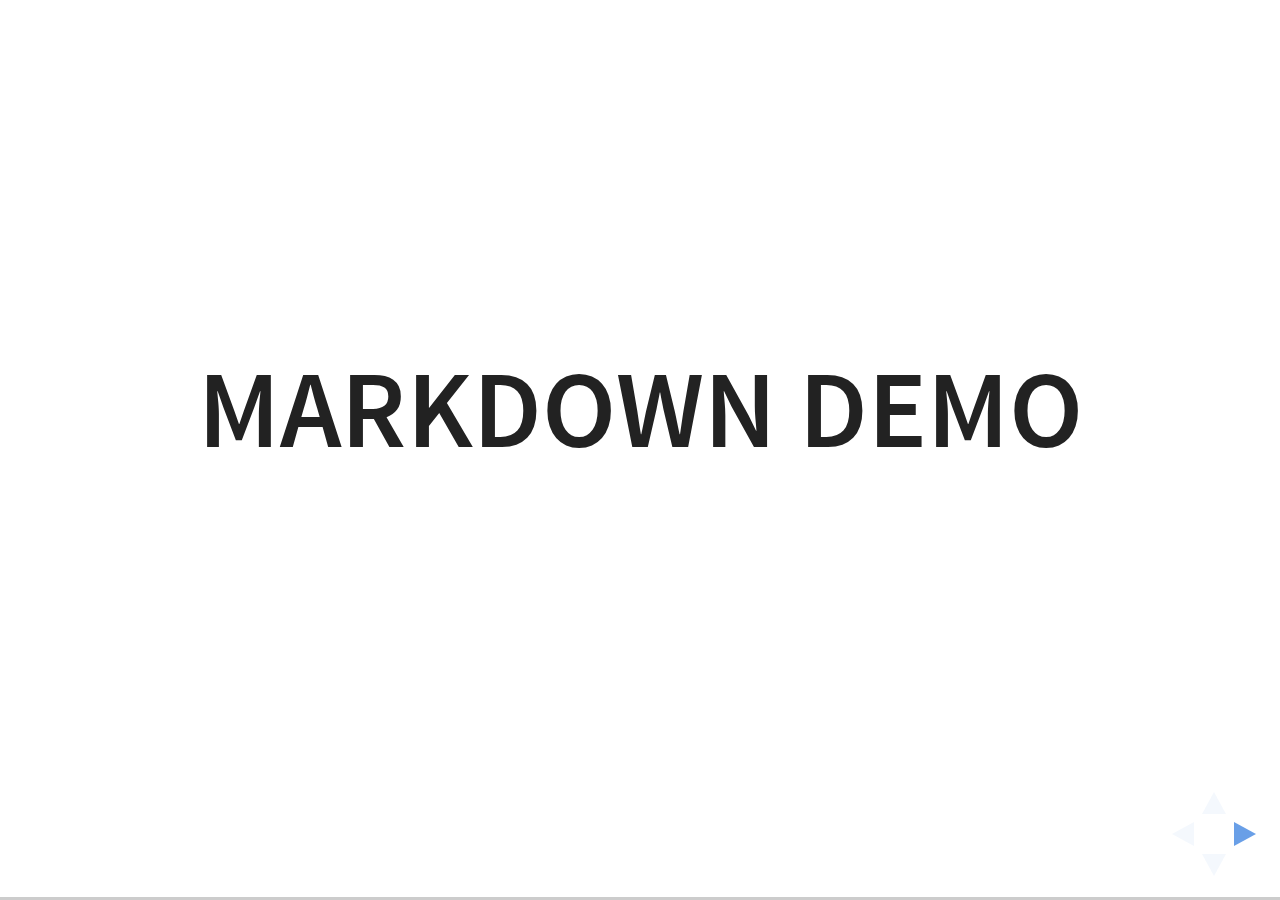
<file: plugin/markdown/example.html>
<!doctype html>
<html lang="en">

	<head>
		<meta charset="utf-8">

		<title>reveal.js - Markdown Demo</title>

		<link rel="stylesheet" href="../../css/reveal.css">
		<link rel="stylesheet" href="../../css/theme/white.css" id="theme">

        <link rel="stylesheet" href="../../lib/css/zenburn.css">
	</head>

	<body>

		<div class="reveal">

			<div class="slides">

                <!-- Use external markdown resource, separate slides by three newlines; vertical slides by two newlines -->
                <section data-markdown="example.md" data-separator="^\n\n\n" data-separator-vertical="^\n\n"></section>

                <!-- Slides are separated by three dashes (quick 'n dirty regular expression) -->
                <section data-markdown data-separator="---">
                    <script type="text/template">
                        ## Demo 1
                        Slide 1
                        ---
                        ## Demo 1
                        Slide 2
                        ---
                        ## Demo 1
                        Slide 3
                    </script>
                </section>

                <!-- Slides are separated by newline + three dashes + newline, vertical slides identical but two dashes -->
                <section data-markdown data-separator="^\n---\n$" data-separator-vertical="^\n--\n$">
                    <script type="text/template">
                        ## Demo 2
                        Slide 1.1

                        --

                        ## Demo 2
                        Slide 1.2

                        ---

                        ## Demo 2
                        Slide 2
                    </script>
                </section>

                <!-- No "extra" slides, since there are no separators defined (so they'll become horizontal rulers) -->
                <section data-markdown>
                    <script type="text/template">
                        A

                        ---

                        B

                        ---

                        C
                    </script>
                </section>

                <!-- Slide attributes -->
                <section data-markdown>
                    <script type="text/template">
                        <!-- .slide: data-background="#000000" -->
                        ## Slide attributes
                    </script>
                </section>

                <!-- Element attributes -->
                <section data-markdown>
                    <script type="text/template">
                        ## Element attributes
                        - Item 1 <!-- .element: class="fragment" data-fragment-index="2" -->
                        - Item 2 <!-- .element: class="fragment" data-fragment-index="1" -->
                    </script>
                </section>

                <!-- Code -->
                <section data-markdown>
                    <script type="text/template">
                        ```php
                        public function foo()
                        {
                            $foo = array(
                                'bar' => 'bar'
                            )
                        }
                        ```
                    </script>
                </section>

            </div>
		</div>

		<script src="../../lib/js/head.min.js"></script>
		<script src="../../js/reveal.js"></script>

		<script>

			Reveal.initialize({
				controls: true,
				progress: true,
				history: true,
				center: true,

				// Optional libraries used to extend on reveal.js
				dependencies: [
					{ src: '../../lib/js/classList.js', condition: function() { return !document.body.classList; } },
					{ src: 'marked.js', condition: function() { return !!document.querySelector( '[data-markdown]' ); } },
                    { src: 'markdown.js', condition: function() { return !!document.querySelector( '[data-markdown]' ); } },
                    { src: '../highlight/highlight.js', async: true, callback: function() { hljs.initHighlightingOnLoad(); } },
					{ src: '../notes/notes.js' }
				]
			});

		</script>

	</body>
</html>
</file>
<file: css/theme/whiteGE.css>
/**
 * White theme for reveal.js. This is the opposite of the 'black' theme.
 *
 * By Hakim El Hattab, http://hakim.se
 */
@import url(../../lib/font/source-sans-pro/source-sans-pro.css);
section.has-dark-background, section.has-dark-background h1, section.has-dark-background h2, section.has-dark-background h3, section.has-dark-background h4, section.has-dark-background h5, section.has-dark-background h6 {
  color: #fff; }

/*********************************************
 * GLOBAL STYLES
 *********************************************/
body {
  background: #fff;
  background-color: #fff; }

div.landbox {
    position:absolute;
    left: -40px;
    border-radius: 10px;
    border-width: 2px;
    border-style: solid;
    border-color: black;
    background-color: #F2F2F2;
}
div.nonlandbox {
    position:absolute;
    left: 480px;
    border-radius: 10px;
    border-width: 2px;
    border-style: solid;
    border-color: black;
    background-color: #F2F2F2;
}

.reveal {
  font-family: "Source Sans Pro", Helvetica, sans-serif;
  font-size: 38px;
  font-weight: normal;
  color: #222; }

::selection {
  color: #fff;
  background: #98bdef;
  text-shadow: none; }

.reveal .slides > section,
.reveal .slides > section > section {
  line-height: 1.3;
  font-weight: inherit; }

/*********************************************
 * HEADERS
 *********************************************/
.reveal h1,
.reveal h2,
.reveal h3,
.reveal h4,
.reveal h5,
.reveal h6 {
  margin: 0 0 20px 0;
  color: #222;
  font-family: "Source Sans Pro", Helvetica, sans-serif;
  font-weight: 600;
  line-height: 1.2;
  letter-spacing: normal;
  text-transform: uppercase;
  text-shadow: none;
  word-wrap: break-word; }

.reveal h1 {
  font-size: 2.5em; }

.reveal h2 {
  font-size: 1.6em; }

.reveal h3 {
  font-size: 1.3em;}

.reveal h4 {
  font-size: 1em; }

.reveal h1 {
  text-shadow: none; }

/*********************************************
 * OTHER
 *********************************************/
.reveal p {
  margin: 20px 0;
  line-height: 1.3;}

/* Ensure certain elements are never larger than the slide itself */
.reveal img,
.reveal video,
.reveal iframe {
  max-width: 95%;
  max-height: 95%; }

.reveal strong,
.reveal b {
  font-weight: bold; }

.reveal em {
  font-style: italic; }

.reveal ol,
.reveal dl,
.reveal ul {
  display: inline-block;
  text-align: left;
  margin: 0 0 0 1em; }

.reveal ol {
  list-style-type: decimal; }

.reveal ul {
  list-style-type: disc; }

.reveal ul ul {
  list-style-type: square; }

.reveal ul ul ul {
  list-style-type: circle; }

.reveal ul ul,
.reveal ul ol,
.reveal ol ol,
.reveal ol ul {
  display: block;
  margin-left: 40px; }

.reveal dt {
  font-weight: bold; }

.reveal dd {
  margin-left: 40px; }

.reveal q,
.reveal blockquote {
  quotes: none; }

.reveal blockquote {
  display: block;
  position: relative;
  width: 70%;
  margin: 20px auto;
  padding: 5px;
  font-style: italic;
  background: rgba(255, 255, 255, 0.05);
  box-shadow: 0px 0px 2px rgba(0, 0, 0, 0.2); }

.reveal blockquote p:first-child,
.reveal blockquote p:last-child {
  display: inline-block; }

.reveal q {
  font-style: italic; }

.reveal pre {
  display: block;
  position: relative;
  width: 90%;
  margin: 20px auto;
  text-align: left;
  font-size: 0.55em;
  font-family: monospace;
  line-height: 1.2em;
  word-wrap: break-word;
  box-shadow: 0px 0px 6px rgba(0, 0, 0, 0.3); }

.reveal code {
  font-family: monospace; }

.reveal pre code {
  display: block;
  padding: 5px;
  overflow: auto;
  max-height: 400px;
  word-wrap: normal; }

.reveal table {
  margin: auto;
  border-collapse: collapse;
  border-spacing: 0; }

.reveal table th {
  font-weight: bold; }

.reveal table th,
.reveal table td {
  text-align: left;
  padding: 0.2em 0.5em 0.2em 0.5em;
  border-bottom: 1px solid; }

.reveal table th[align="center"],
.reveal table td[align="center"] {
  text-align: center; }

.reveal table th[align="right"],
.reveal table td[align="right"] {
  text-align: right; }

.reveal table tbody tr:last-child th,
.reveal table tbody tr:last-child td {
  border-bottom: none; }

.reveal sup {
  vertical-align: super; }

.reveal sub {
  vertical-align: sub; }

.reveal small {
  display: inline-block;
  font-size: 0.6em;
  line-height: 1.2em;
  vertical-align: top; }

.reveal small * {
  vertical-align: top; }


/*********************************************
 * LINKS
 *********************************************/
.reveal a {
  color: #2a76dd;
  text-decoration: none;
  -webkit-transition: color .15s ease;
  -moz-transition: color .15s ease;
  transition: color .15s ease; }

.reveal a:hover {
  color: #6ca0e8;
  text-shadow: none;
  border: none; }

.reveal .roll span:after {
  color: #fff;
  background: #1a53a1; }

/*********************************************
 * IMAGES
 *********************************************/
.reveal section img {
  margin: 15px 0px;
  background: rgba(255, 255, 255, 0.12);
  border: 4px solid #222;
  box-shadow: 0 0 10px rgba(0, 0, 0, 0.15); }

.reveal section img.plain {
  border: 0;
  box-shadow: none; }

.reveal a img {
  -webkit-transition: all .15s linear;
  -moz-transition: all .15s linear;
  transition: all .15s linear; }

.reveal a:hover img {
  background: rgba(255, 255, 255, 0.2);
  border-color: #2a76dd;
  box-shadow: 0 0 20px rgba(0, 0, 0, 0.55); }

/*********************************************
 * NAVIGATION CONTROLS
 *********************************************/
.reveal .controls .navigate-left,
.reveal .controls .navigate-left.enabled {
  border-right-color: #2a76dd; }

.reveal .controls .navigate-right,
.reveal .controls .navigate-right.enabled {
  border-left-color: #2a76dd; }

.reveal .controls .navigate-up,
.reveal .controls .navigate-up.enabled {
  border-bottom-color: #2a76dd; }

.reveal .controls .navigate-down,
.reveal .controls .navigate-down.enabled {
  border-top-color: #2a76dd; }

.reveal .controls .navigate-left.enabled:hover {
  border-right-color: #6ca0e8; }

.reveal .controls .navigate-right.enabled:hover {
  border-left-color: #6ca0e8; }

.reveal .controls .navigate-up.enabled:hover {
  border-bottom-color: #6ca0e8; }

.reveal .controls .navigate-down.enabled:hover {
  border-top-color: #6ca0e8; }

/*********************************************
 * PROGRESS BAR
 *********************************************/
.reveal .progress {
  background: rgba(0, 0, 0, 0.2); }

.reveal .progress span {
  background: #2a76dd;
  -webkit-transition: width 800ms cubic-bezier(0.26, 0.86, 0.44, 0.985);
  -moz-transition: width 800ms cubic-bezier(0.26, 0.86, 0.44, 0.985);
  transition: width 800ms cubic-bezier(0.26, 0.86, 0.44, 0.985); }
</file>
<file: css/theme/white.css>
/**
 * White theme for reveal.js. This is the opposite of the 'black' theme.
 *
 * By Hakim El Hattab, http://hakim.se
 */
@import url(../../lib/font/source-sans-pro/source-sans-pro.css);
section.has-dark-background, section.has-dark-background h1, section.has-dark-background h2, section.has-dark-background h3, section.has-dark-background h4, section.has-dark-background h5, section.has-dark-background h6 {
  color: #fff; }

/*********************************************
 * GLOBAL STYLES
 *********************************************/
body {
  background: #fff;
  background-color: #fff; }

.reveal {
  font-family: "Source Sans Pro", Helvetica, sans-serif;
  font-size: 38px;
  font-weight: normal;
  color: #222; }

::selection {
  color: #fff;
  background: #98bdef;
  text-shadow: none; }

.reveal .slides > section,
.reveal .slides > section > section {
  line-height: 1.3;
  font-weight: inherit; }

/*********************************************
 * HEADERS
 *********************************************/
.reveal h1,
.reveal h2,
.reveal h3,
.reveal h4,
.reveal h5,
.reveal h6 {
  margin: 0 0 20px 0;
  color: #222;
  font-family: "Source Sans Pro", Helvetica, sans-serif;
  font-weight: 600;
  line-height: 1.2;
  letter-spacing: normal;
  text-transform: uppercase;
  text-shadow: none;
  word-wrap: break-word; }

.reveal h1 {
  font-size: 2.5em; }

.reveal h2 {
  font-size: 1.6em; }

.reveal h3 {
  font-size: 1.3em; }

.reveal h4 {
  font-size: 1em; }

.reveal h1 {
  text-shadow: none; }

/*********************************************
 * OTHER
 *********************************************/
.reveal p {
  margin: 20px 0;
  line-height: 1.3; }

/* Ensure certain elements are never larger than the slide itself */
.reveal img,
.reveal video,
.reveal iframe {
  max-width: 95%;
  max-height: 95%; }

.reveal strong,
.reveal b {
  font-weight: bold; }

.reveal em {
  font-style: italic; }

.reveal ol,
.reveal dl,
.reveal ul {
  display: inline-block;
  text-align: left;
  margin: 0 0 0 1em; }

.reveal ol {
  list-style-type: decimal; }

.reveal ul {
  list-style-type: disc; }

.reveal ul ul {
  list-style-type: square; }

.reveal ul ul ul {
  list-style-type: circle; }

.reveal ul ul,
.reveal ul ol,
.reveal ol ol,
.reveal ol ul {
  display: block;
  margin-left: 40px; }

.reveal dt {
  font-weight: bold; }

.reveal dd {
  margin-left: 40px; }

.reveal q,
.reveal blockquote {
  quotes: none; }

.reveal blockquote {
  display: block;
  position: relative;
  width: 70%;
  margin: 20px auto;
  padding: 5px;
  font-style: italic;
  background: rgba(255, 255, 255, 0.05);
  box-shadow: 0px 0px 2px rgba(0, 0, 0, 0.2); }

.reveal blockquote p:first-child,
.reveal blockquote p:last-child {
  display: inline-block; }

.reveal q {
  font-style: italic; }

.reveal pre {
  display: block;
  position: relative;
  width: 90%;
  margin: 20px auto;
  text-align: left;
  font-size: 0.55em;
  font-family: monospace;
  line-height: 1.2em;
  word-wrap: break-word;
  box-shadow: 0px 0px 6px rgba(0, 0, 0, 0.3); }

.reveal code {
  font-family: monospace; }

.reveal pre code {
  display: block;
  padding: 5px;
  overflow: auto;
  max-height: 400px;
  word-wrap: normal; }

.reveal table {
  margin: auto;
  border-collapse: collapse;
  border-spacing: 0; }

.reveal table th {
  font-weight: bold; }

.reveal table th,
.reveal table td {
  text-align: left;
  padding: 0.2em 0.5em 0.2em 0.5em;
  border-bottom: 1px solid; }

.reveal table th[align="center"],
.reveal table td[align="center"] {
  text-align: center; }

.reveal table th[align="right"],
.reveal table td[align="right"] {
  text-align: right; }

.reveal table tbody tr:last-child th,
.reveal table tbody tr:last-child td {
  border-bottom: none; }

.reveal sup {
  vertical-align: super; }

.reveal sub {
  vertical-align: sub; }

.reveal small {
  display: inline-block;
  font-size: 0.6em;
  line-height: 1.2em;
  vertical-align: top; }

.reveal small * {
  vertical-align: top; }

/*********************************************
 * LINKS
 *********************************************/
.reveal a {
  color: #2a76dd;
  text-decoration: none;
  -webkit-transition: color .15s ease;
  -moz-transition: color .15s ease;
  transition: color .15s ease; }

.reveal a:hover {
  color: #6ca0e8;
  text-shadow: none;
  border: none; }

.reveal .roll span:after {
  color: #fff;
  background: #1a53a1; }

/*********************************************
 * IMAGES
 *********************************************/
.reveal section img {
  margin: 15px 0px;
  background: rgba(255, 255, 255, 0.12);
  border: 4px solid #222;
  box-shadow: 0 0 10px rgba(0, 0, 0, 0.15); }

.reveal section img.plain {
  border: 0;
  box-shadow: none; }

.reveal a img {
  -webkit-transition: all .15s linear;
  -moz-transition: all .15s linear;
  transition: all .15s linear; }

.reveal a:hover img {
  background: rgba(255, 255, 255, 0.2);
  border-color: #2a76dd;
  box-shadow: 0 0 20px rgba(0, 0, 0, 0.55); }

/*********************************************
 * NAVIGATION CONTROLS
 *********************************************/
.reveal .controls .navigate-left,
.reveal .controls .navigate-left.enabled {
  border-right-color: #2a76dd; }

.reveal .controls .navigate-right,
.reveal .controls .navigate-right.enabled {
  border-left-color: #2a76dd; }

.reveal .controls .navigate-up,
.reveal .controls .navigate-up.enabled {
  border-bottom-color: #2a76dd; }

.reveal .controls .navigate-down,
.reveal .controls .navigate-down.enabled {
  border-top-color: #2a76dd; }

.reveal .controls .navigate-left.enabled:hover {
  border-right-color: #6ca0e8; }

.reveal .controls .navigate-right.enabled:hover {
  border-left-color: #6ca0e8; }

.reveal .controls .navigate-up.enabled:hover {
  border-bottom-color: #6ca0e8; }

.reveal .controls .navigate-down.enabled:hover {
  border-top-color: #6ca0e8; }

/*********************************************
 * PROGRESS BAR
 *********************************************/
.reveal .progress {
  background: rgba(0, 0, 0, 0.2); }

.reveal .progress span {
  background: #2a76dd;
  -webkit-transition: width 800ms cubic-bezier(0.26, 0.86, 0.44, 0.985);
  -moz-transition: width 800ms cubic-bezier(0.26, 0.86, 0.44, 0.985);
  transition: width 800ms cubic-bezier(0.26, 0.86, 0.44, 0.985); }
</file>
<file: lib/css/zenburn.css>
/*

Zenburn style from voldmar.ru (c) Vladimir Epifanov <voldmar@voldmar.ru>
based on dark.css by Ivan Sagalaev

*/

.hljs {
  display: block;
  overflow-x: auto;
  padding: 0.5em;
  background: #3f3f3f;
  color: #dcdcdc;
}

.hljs-keyword,
.hljs-selector-tag,
.hljs-tag {
  color: #e3ceab;
}

.hljs-template-tag {
  color: #dcdcdc;
}

.hljs-number {
  color: #8cd0d3;
}

.hljs-variable,
.hljs-template-variable,
.hljs-attribute {
  color: #efdcbc;
}

.hljs-literal {
  color: #efefaf;
}

.hljs-subst {
  color: #8f8f8f;
}

.hljs-title,
.hljs-name,
.hljs-selector-id,
.hljs-selector-class,
.hljs-section,
.hljs-type {
  color: #efef8f;
}

.hljs-symbol,
.hljs-bullet,
.hljs-link {
  color: #dca3a3;
}

.hljs-deletion,
.hljs-string,
.hljs-built_in,
.hljs-builtin-name {
  color: #cc9393;
}

.hljs-addition,
.hljs-comment,
.hljs-quote,
.hljs-meta {
  color: #7f9f7f;
}


.hljs-emphasis {
  font-style: italic;
}

.hljs-strong {
  font-weight: bold;
}
</file>
<file: test/qunit-1.12.0.css>
/**
 * QUnit v1.12.0 - A JavaScript Unit Testing Framework
 *
 * http://qunitjs.com
 *
 * Copyright 2012 jQuery Foundation and other contributors
 * Released under the MIT license.
 * http://jquery.org/license
 */

/** Font Family and Sizes */

#qunit-tests, #qunit-header, #qunit-banner, #qunit-testrunner-toolbar, #qunit-userAgent, #qunit-testresult {
	font-family: "Helvetica Neue Light", "HelveticaNeue-Light", "Helvetica Neue", Calibri, Helvetica, Arial, sans-serif;
}

#qunit-testrunner-toolbar, #qunit-userAgent, #qunit-testresult, #qunit-tests li { font-size: small; }
#qunit-tests { font-size: smaller; }


/** Resets */

#qunit-tests, #qunit-header, #qunit-banner, #qunit-userAgent, #qunit-testresult, #qunit-modulefilter {
	margin: 0;
	padding: 0;
}


/** Header */

#qunit-header {
	padding: 0.5em 0 0.5em 1em;

	color: #8699a4;
	background-color: #0d3349;

	font-size: 1.5em;
	line-height: 1em;
	font-weight: normal;

	border-radius: 5px 5px 0 0;
	-moz-border-radius: 5px 5px 0 0;
	-webkit-border-top-right-radius: 5px;
	-webkit-border-top-left-radius: 5px;
}

#qunit-header a {
	text-decoration: none;
	color: #c2ccd1;
}

#qunit-header a:hover,
#qunit-header a:focus {
	color: #fff;
}

#qunit-testrunner-toolbar label {
	display: inline-block;
	padding: 0 .5em 0 .1em;
}

#qunit-banner {
	height: 5px;
}

#qunit-testrunner-toolbar {
	padding: 0.5em 0 0.5em 2em;
	color: #5E740B;
	background-color: #eee;
	overflow: hidden;
}

#qunit-userAgent {
	padding: 0.5em 0 0.5em 2.5em;
	background-color: #2b81af;
	color: #fff;
	text-shadow: rgba(0, 0, 0, 0.5) 2px 2px 1px;
}

#qunit-modulefilter-container {
	float: right;
}

/** Tests: Pass/Fail */

#qunit-tests {
	list-style-position: inside;
}

#qunit-tests li {
	padding: 0.4em 0.5em 0.4em 2.5em;
	border-bottom: 1px solid #fff;
	list-style-position: inside;
}

#qunit-tests.hidepass li.pass, #qunit-tests.hidepass li.running  {
	display: none;
}

#qunit-tests li strong {
	cursor: pointer;
}

#qunit-tests li a {
	padding: 0.5em;
	color: #c2ccd1;
	text-decoration: none;
}
#qunit-tests li a:hover,
#qunit-tests li a:focus {
	color: #000;
}

#qunit-tests li .runtime {
	float: right;
	font-size: smaller;
}

.qunit-assert-list {
	margin-top: 0.5em;
	padding: 0.5em;

	background-color: #fff;

	border-radius: 5px;
	-moz-border-radius: 5px;
	-webkit-border-radius: 5px;
}

.qunit-collapsed {
	display: none;
}

#qunit-tests table {
	border-collapse: collapse;
	margin-top: .2em;
}

#qunit-tests th {
	text-align: right;
	vertical-align: top;
	padding: 0 .5em 0 0;
}

#qunit-tests td {
	vertical-align: top;
}

#qunit-tests pre {
	margin: 0;
	white-space: pre-wrap;
	word-wrap: break-word;
}

#qunit-tests del {
	background-color: #e0f2be;
	color: #374e0c;
	text-decoration: none;
}

#qunit-tests ins {
	background-color: #ffcaca;
	color: #500;
	text-decoration: none;
}

/*** Test Counts */

#qunit-tests b.counts                       { color: black; }
#qunit-tests b.passed                       { color: #5E740B; }
#qunit-tests b.failed                       { color: #710909; }

#qunit-tests li li {
	padding: 5px;
	background-color: #fff;
	border-bottom: none;
	list-style-position: inside;
}

/*** Passing Styles */

#qunit-tests li li.pass {
	color: #3c510c;
	background-color: #fff;
	border-left: 10px solid #C6E746;
}

#qunit-tests .pass                          { color: #528CE0; background-color: #D2E0E6; }
#qunit-tests .pass .test-name               { color: #366097; }

#qunit-tests .pass .test-actual,
#qunit-tests .pass .test-expected           { color: #999999; }

#qunit-banner.qunit-pass                    { background-color: #C6E746; }

/*** Failing Styles */

#qunit-tests li li.fail {
	color: #710909;
	background-color: #fff;
	border-left: 10px solid #EE5757;
	white-space: pre;
}

#qunit-tests > li:last-child {
	border-radius: 0 0 5px 5px;
	-moz-border-radius: 0 0 5px 5px;
	-webkit-border-bottom-right-radius: 5px;
	-webkit-border-bottom-left-radius: 5px;
}

#qunit-tests .fail                          { color: #000000; background-color: #EE5757; }
#qunit-tests .fail .test-name,
#qunit-tests .fail .module-name             { color: #000000; }

#qunit-tests .fail .test-actual             { color: #EE5757; }
#qunit-tests .fail .test-expected           { color: green;   }

#qunit-banner.qunit-fail                    { background-color: #EE5757; }


/** Result */

#qunit-testresult {
	padding: 0.5em 0.5em 0.5em 2.5em;

	color: #2b81af;
	background-color: #D2E0E6;

	border-bottom: 1px solid white;
}
#qunit-testresult .module-name {
	font-weight: bold;
}

/** Fixture */

#qunit-fixture {
	position: absolute;
	top: -10000px;
	left: -10000px;
	width: 1000px;
	height: 1000px;
}
</file>
